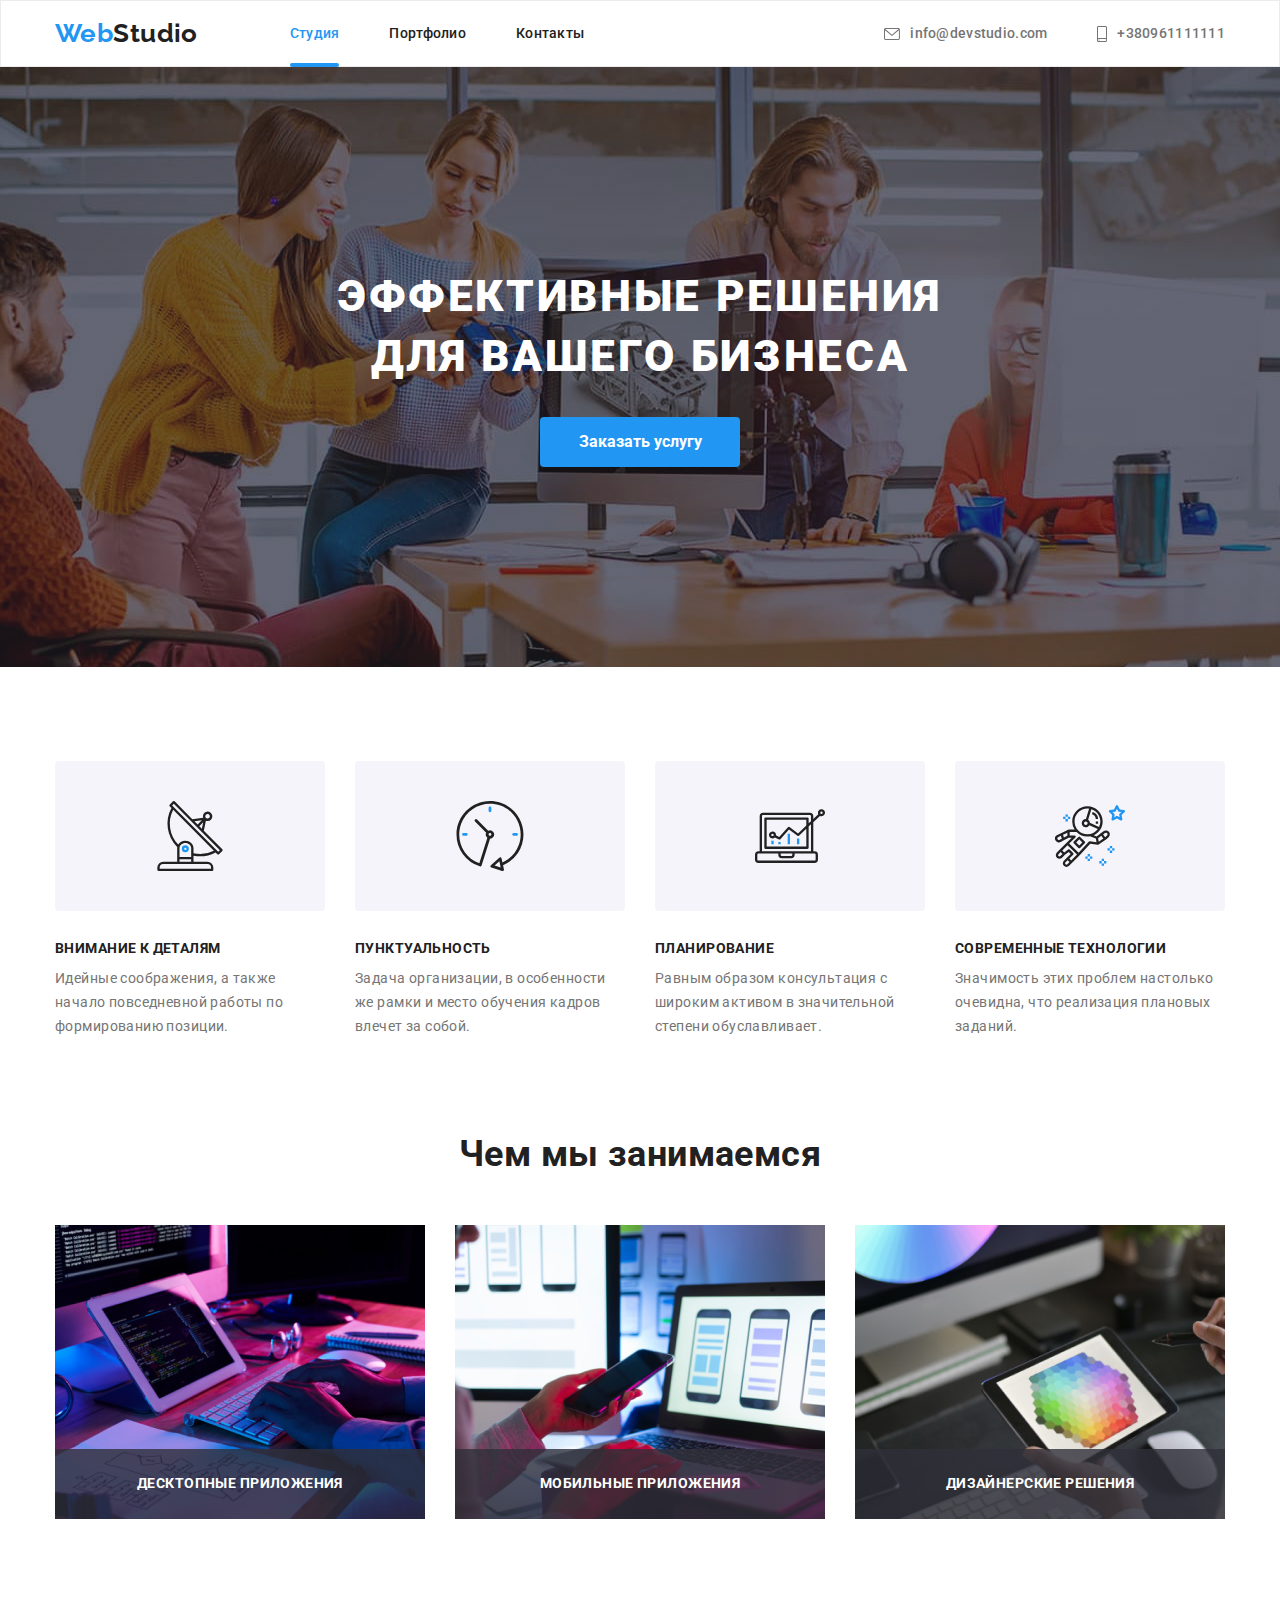
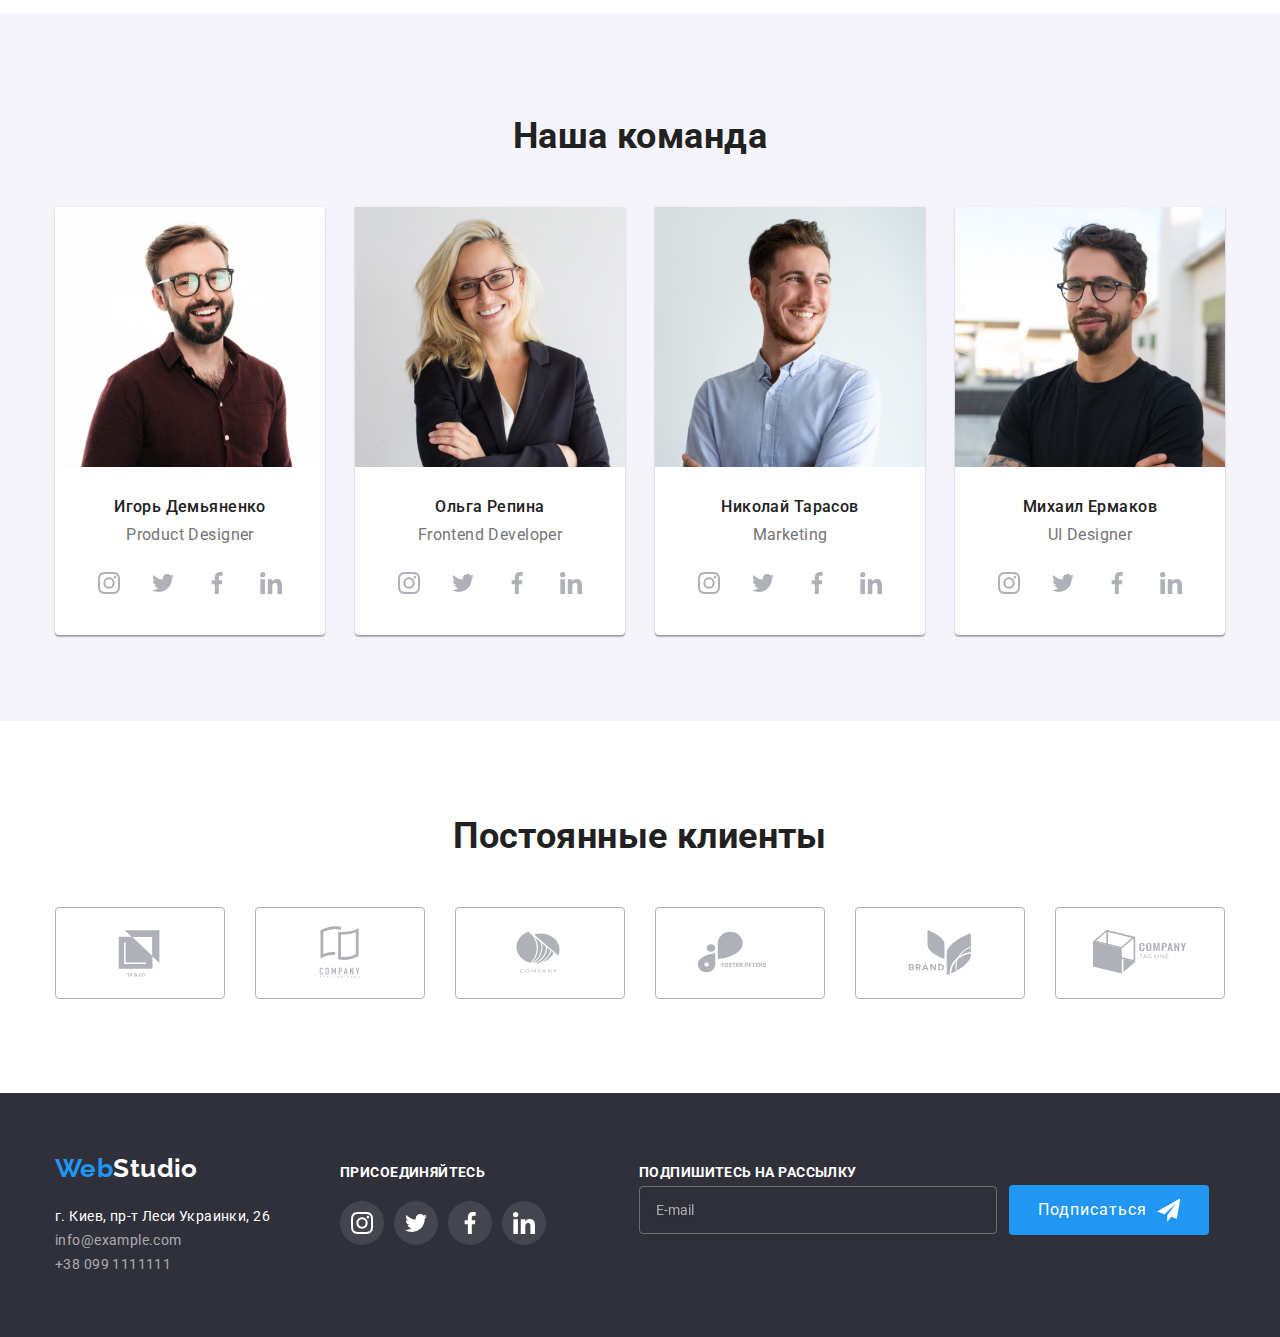
<file: index.html>
<!DOCTYPE html>
<html lang="ru">
  <head>
    <meta charset="UTF-8" />
    <meta http-equiv="X-UA-Compatible" content="IE=edge" />
    <meta name="viewport" content="width=device-width, initial-scale=1.0" />
    <title>Studio</title>
    <link
      rel="stylesheet"
      href="https://fonts.googleapis.com/css2?family=Raleway:wght@700&family=Roboto:wght@400;500;700;900&display=swap"
    />
    <link
      rel="stylesheet"
      href="https://cdnjs.cloudflare.com/ajax/libs/modern-normalize/1.1.0/modern-normalize.min.css"
    />
    <link rel="stylesheet" href="./CSS/styles.css" />
  </head>
  <body>
    <!--шапка-->
    <header class="header">
      <div class="conteiner header-conteiner">
        <nav class="conteiner-header">
          <a href="./index.html" class="logo"
            >Web<span class="logo-studio">Studio</span></a
          >
          <ul class="site-nav list">
            <li class="item">
              <a href="./index.html" class="site-nav-link current">Студия</a>
            </li>
            <li class="item">
              <a href="./portfolio.html" class="site-nav-link">Портфолио</a>
            </li>
            <li class="item">
              <a href="./contacts.html" class="site-nav-link">Контакты</a>
            </li>
          </ul>
        </nav>
        <ul class="header-contact-list list">
          <li class="header-contact-item">
            <a class="contact-nav-link link" href="mailto:info@devstudio.com"
              ><svg class="contact-nav-icon" width="16" height="12">
                <use href="./IMG/icons.svg#icon-envelope"></use></svg
              >info@devstudio.com
            </a>
          </li>

          <li class="header-contact-item">
            <a class="contact-nav-link link" href="tel:+380991111111"
              ><svg class="contact-nav-icon" width="10" height="16">
                <use href="./IMG/icons.svg#icon-smartphone"></use></svg
              >+380961111111
            </a>
          </li>
        </ul>
      </div>
    </header>

    <!--Герой-->
    <main>
      <section class="hero hero-background">
        <div class="conteiner">
          <h1 class="hero-title">ЭФФЕКТИВНЫЕ РЕШЕНИЯ ДЛЯ ВАШЕГО БИЗНЕСА</h1>
          <button class="hero-button" data-modal-open>Заказать услугу</button>
        </div>

        <div class="overlay" data-modal>
          <div class="modal-form">
            <button class="modal-close-btn" data-modal-close>
              <svg class="icon-x">
                <use href="./IMG/icons.svg#icon-close-black"></use>
              </svg>
            </button>
            <div class="modal-form-data">
              <b class="modal-form-title">Оставьте свои данные, мы вам перезвоним</b>
              <label class="modal-form-label" for="name"><span class="input-item">Имя</span>
                <input
                class="modal-form-input" type="text" name="name"/>
             </label>
             
              <label class="modal-form-label" for="tel"><span class="input-item">Телефон</span>
                <input class="modal-form-input" type="tel" name="tel" id="tel" />
            </label>
             
              <label class="modal-form-label" for="mail"><span class="input-item">Почта</span>
                <input class="modal-form-input" type="email" name="mail"/>
            </label>
              
              <label class="modal-form-label" for="comment"><span class="input-item">Комментарий</span>
                <textarea
                class="modal-form-input"
                name="comment"
                placeholder="Введите текст"
              ></textarea>
            </label>
              
              <div class="modal-form-confirm">
                <input
                  type="checkbox"
                  name="confirm"
                  value="confirm"
                  id="confirm"
                />
                <label for="confirm"
                  >Соглашаюсь с рассылкой и принимаю
                  <a class="modal-form-link" href="">Условия договора</a></label
                >
              </div>
            </div>
            <button class="modal-form-btn" type="submit">Отправить</button>
          </div>
        </div>
      </section>

      <!-- Наши преимущества -->
      <section class="benefits">
        <div class="conteiner">
          <ul class="benefits-list list">
            <li class="benefits-item">
              <div class="benefits-icon">
                <svg class="icon" width="70" hight="70">
                  <use href="./IMG/icons.svg#icon-antenna"></use>
                </svg>
              </div>
              <h2 class="benefits-title">Внимание к деталям</h2>
              <p class="benefits-text">
                Идейные соображения, а также начало повседневной работы по
                формированию позиции.
              </p>
            </li>
            <li class="benefits-item">
              <div class="benefits-icon">
                <svg class="icon" width="70" hight="70">
                  <use href="./IMG/icons.svg#icon-clock"></use>
                </svg>
              </div>
              <h2 class="benefits-title">Пунктуальность</h2>
              <p class="benefits-text">
                Задача организации, в особенности же рамки и место обучения
                кадров влечет за собой.
              </p>
            </li>
            <li class="benefits-item">
              <div class="benefits-icon">
                <svg class="icon" width="70" hight="70">
                  <use href="./IMG/icons.svg#icon-diagram"></use>
                </svg>
              </div>
              <h2 class="benefits-title">Планирование</h2>
              <p class="benefits-text">
                Равным образом консультация с широким активом в значительной
                степени обуславливает.
              </p>
            </li>
            <li class="benefits-item">
              <div class="benefits-icon">
                <svg class="icon" width="70" hight="70">
                  <use href="./IMG/icons.svg#icon-astronaut"></use>
                </svg>
              </div>
              <h2 class="benefits-title">Современные технологии</h2>
              <p class="benefits-text">
                Значимость этих проблем настолько очевидна, что реализация
                плановых заданий.
              </p>
            </li>
          </ul>
        </div>
      </section>

      <!--Чем мы занимаемся-->
      <section class="section-works">
        <div class="conteiner">
          <h3 class="works-title">Чем мы занимаемся</h3>
          <ul class="works-list list">
            <li class="works-item">
              <img src="./IMG/works-img/img.png" alt="Верстка сайта" />
              <div class="works-text">Десктопные приложения</div>
            </li>
            <li class="works-item">
              <img src="./IMG/works-img/img-2.png" alt="Мобильные приложение" />
              <div class="works-text">Мобильные приложения</div>
            </li>
            <li class="works-item">
              <img src="./IMG/works-img/img-3.png" alt="Вэб дизайн" />
              <div class="works-text">Дизайнерские решения</div>
            </li>
          </ul>
        </div>
      </section>

      <!--Наша команда-->
      <section class="section-team">
        <div class="conteiner team-conteiner">
          <h3 class="team-title">Наша команда</h3>
          <ul class="team-list list">
            <li class="team-item">
              <img
                src="./IMG/team-img/ID.jpg"
                alt="Игорь Демьяненко"
                height="260"
                width="270"
              />
              <div class="team-description">
                <h4 class="team-name">Игорь Демьяненко</h4>
                <p lang="en" class="team-text">Product Designer</p>
                <ul class="social-list list">
                  <li class="social-item">
                    <a
                      class="social-link"
                      href="https://www.instagram.com"
                      target="_blank"
                      rel="noopener noreferrer"
                      aria-label="Instagram icon"
                    >
                      <svg class="social-icon" width="22" height="22">
                        <use href="./IMG/icons.svg#icon-instagram"></use>
                      </svg>
                    </a>
                  </li>

                  <li class="social-item">
                    <a
                      class="social-link"
                      href="https://www.twitter.com"
                      target="_blank"
                      rel="noopener noreferrer"
                      aria-label="Twitter icon"
                    >
                      <svg class="social-icon" width="22" height="22">
                        <use href="./IMG/icons.svg#icon-twitter"></use>
                      </svg>
                    </a>
                  </li>

                  <li class="social-item">
                    <a
                      class="social-link"
                      href="https://www.facebook.com"
                      target="_blank"
                      rel="noopener noreferrer"
                      aria-label="Facebook icon"
                    >
                      <svg class="social-icon" width="22" height="22">
                        <use href="./IMG/icons.svg#icon-facebook"></use>
                      </svg>
                    </a>
                  </li>

                  <li class="social-item">
                    <a
                      class="social-link"
                      href="https://www.linkedin.com"
                      target="_blank"
                      rel="noopener noreferrer"
                      aria-label="linkedin icon"
                    >
                      <svg class="social-icon" width="22" height="22">
                        <use href="./IMG/icons.svg#icon-linkedin"></use>
                      </svg>
                    </a>
                  </li>
                </ul>
              </div>
            </li>
            <li class="team-item">
              <img
                src="./IMG/team-img/OR.jpg"
                alt="Ольга Репина"
                height="260"
                width="270"
              />
              <div class="team-description">
                <h4 class="team-name">Ольга Репина</h4>
                <p lang="en" class="team-text">Frontend Developer</p>
                <ul class="social-list list">
                  <li class="social-item">
                    <a
                      class="social-link"
                      href="https://www.instagram.com"
                      target="_blank"
                      rel="noopener noreferrer"
                      aria-label="Instagram icon"
                    >
                      <svg class="social-icon" width="22" height="22">
                        <use href="./IMG/icons.svg#icon-instagram"></use>
                      </svg>
                    </a>
                  </li>

                  <li class="social-item">
                    <a
                      class="social-link"
                      href="https://www.twitter.com"
                      target="_blank"
                      rel="noopener noreferrer"
                      aria-label="Twitter icon"
                    >
                      <svg class="social-icon" width="22" height="22">
                        <use href="./IMG/icons.svg#icon-twitter"></use>
                      </svg>
                    </a>
                  </li>

                  <li class="social-item">
                    <a
                      class="social-link"
                      href="https://www.facebook.com"
                      target="_blank"
                      rel="noopener noreferrer"
                      aria-label="Facebook icon"
                    >
                      <svg class="social-icon" width="22" height="22">
                        <use href="./IMG/icons.svg#icon-facebook"></use>
                      </svg>
                    </a>
                  </li>

                  <li class="social-item">
                    <a
                      class="social-link"
                      href="https://www.linkedin.com"
                      target="_blank"
                      rel="noopener noreferrer"
                      aria-label="linkedin icon"
                    >
                      <svg class="social-icon" width="22" height="22">
                        <use href="./IMG/icons.svg#icon-linkedin"></use>
                      </svg>
                    </a>
                  </li>
                </ul>
              </div>
            </li>
            <li class="team-item">
              <img
                src="./IMG/team-img/NT.jpg"
                alt="Николай Тарасов"
                height="260"
                width="270"
              />
              <div class="team-description">
                <h4 class="team-name">Николай Тарасов</h4>
                <p lang="en" class="team-text">Marketing</p>
                <ul class="social-list list">
                  <li class="social-item">
                    <a
                      class="social-link"
                      href="https://www.instagram.com"
                      target="_blank"
                      rel="noopener noreferrer"
                      aria-label="Instagram icon"
                    >
                      <svg class="social-icon" width="22" height="22">
                        <use href="./IMG/icons.svg#icon-instagram"></use>
                      </svg>
                    </a>
                  </li>

                  <li class="social-item">
                    <a
                      class="social-link"
                      href="https://www.twitter.com"
                      target="_blank"
                      rel="noopener noreferrer"
                      aria-label="Twitter icon"
                    >
                      <svg class="social-icon" width="22" height="22">
                        <use href="./IMG/icons.svg#icon-twitter"></use>
                      </svg>
                    </a>
                  </li>

                  <li class="social-item">
                    <a
                      class="social-link"
                      href="https://www.facebook.com"
                      target="_blank"
                      rel="noopener noreferrer"
                      aria-label="Facebook icon"
                    >
                      <svg class="social-icon" width="22" height="22">
                        <use href="./IMG/icons.svg#icon-facebook"></use>
                      </svg>
                    </a>
                  </li>

                  <li class="social-item">
                    <a
                      class="social-link"
                      href="https://www.linkedin.com"
                      target="_blank"
                      rel="noopener noreferrer"
                      aria-label="linkedin icon"
                    >
                      <svg class="social-icon" width="22" height="22">
                        <use href="./IMG/icons.svg#icon-linkedin"></use>
                      </svg>
                    </a>
                  </li>
                </ul>
              </div>
            </li>
            <li class="team-item">
              <img
                src="./IMG/team-img/ME.jpg"
                alt="Михаил Ермаков"
                height="260"
                width="270"
              />
              <div class="team-description">
                <h4 class="team-name">Михаил Ермаков</h4>
                <p lang="en" class="team-text">UI Designer</p>
                <ul class="social-list list">
                  <li class="social-item">
                    <a
                      class="social-link"
                      href="https://www.instagram.com"
                      target="_blank"
                      rel="noopener noreferrer"
                      aria-label="Instagram icon"
                    >
                      <svg class="social-icon" width="22" height="22">
                        <use href="./IMG/icons.svg#icon-instagram"></use>
                      </svg>
                    </a>
                  </li>

                  <li class="social-item">
                    <a
                      class="social-link"
                      href="https://www.twitter.com"
                      target="_blank"
                      rel="noopener noreferrer"
                      aria-label="Twitter icon"
                    >
                      <svg class="social-icon" width="22" height="22">
                        <use href="./IMG/icons.svg#icon-twitter"></use>
                      </svg>
                    </a>
                  </li>

                  <li class="social-item">
                    <a
                      class="social-link"
                      href="https://www.facebook.com"
                      target="_blank"
                      rel="noopener noreferrer"
                      aria-label="Facebook icon"
                    >
                      <svg class="social-icon" width="22" height="22">
                        <use href="./IMG/icons.svg#icon-facebook"></use>
                      </svg>
                    </a>
                  </li>

                  <li class="social-item">
                    <a
                      class="social-link"
                      href="https://www.linkedin.com"
                      target="_blank"
                      rel="noopener noreferrer"
                      aria-label="linkedin icon"
                    >
                      <svg class="social-icon" width="22" height="22">
                        <use href="./IMG/icons.svg#icon-linkedin"></use>
                      </svg>
                    </a>
                  </li>
                </ul>
              </div>
            </li>
          </ul>
        </div>
      </section>
      <!-- Наши клиенты -->
      <section class="clients">
        <div class="conteiner">
          <h3 class="clients-title">Постоянные клиенты</h3>
          <ul class="clients-list list">
            <li class="client-link">
              <a
                class="clients-item"
                href=""
                target="_blank"
                rel="noopener noreferrer"
                aria-label="client-icon"
              >
                <svg class="client-icon" width="106" height="60">
                  <use href="./IMG/icons.svg#icon-client-1"></use>
                </svg>
              </a>
            </li>
            <li class="client-link">
              <a
                class="clients-item"
                href=""
                target="_blank"
                rel="noopener noreferrer"
                aria-label="client-icon"
              >
                <svg class="client-icon" width="106" height="60">
                  <use href="./IMG/icons.svg#icon-client-2"></use>
                </svg>
              </a>
            </li>
            <li class="client-link">
              <a
                class="clients-item"
                href=""
                target="_blank"
                rel="noopener noreferrer"
                aria-label="client-icon"
              >
                <svg class="client-icon" width="106" height="60">
                  <use href="./IMG/icons.svg#icon-client-3"></use>
                </svg>
              </a>
            </li>
            <li class="client-link">
              <a
                class="clients-item"
                href=""
                target="_blank"
                rel="noopener noreferrer"
                aria-label="client-icon"
              >
                <svg class="client-icon" width="106" height="60">
                  <use href="./IMG/icons.svg#icon-client-4"></use>
                </svg>
              </a>
            </li>
            <li class="client-link">
              <a
                class="clients-item"
                href=""
                target="_blank"
                rel="noopener noreferrer"
                aria-label="client-icon"
              >
                <svg class="client-icon" width="106" height="60">
                  <use href="./IMG/icons.svg#icon-client-5"></use>
                </svg>
              </a>
            </li>
            <li class="client-link">
              <a
                class="clients-item"
                href=""
                target="_blank"
                rel="noopener noreferrer"
                aria-label="client-icon"
              >
                <svg class="client-icon" width="106" height="60">
                  <use href="./IMG/icons.svg#icon-client-6"></use>
                </svg>
              </a>
            </li>
          </ul>
        </div>
      </section>
    </main>
    <!--Футер-->
    <footer class="footer">
      <div class="conteiner footer-conteiner">
        <div class="footer-adress-conteiner">
          <a href="./Index.html" class="logo footer-logo"
            >Web<span class="logo-studio">Studio</span></a
          >
          <address class="footer-adress">
            <p class="adress">г. Киев, пр-т Леси Украинки, 26</p>
            <ul class="list">
              <li>
                <a href="mailto:info@example.com" class="footer-link"
                  >info@example.com</a
                >
              </li>
              <li>
                <a href="tel:+380991111111" class="footer-link"
                  >+38 099 1111111</a
                >
              </li>
            </ul>
          </address>
        </div>
        <div class="join-us">
          <h3 class="join-us-title">присоединяйтесь</h3>
          <ul class="join-us-list list">
            <li class="social-item">
              <a
                class="social-link footer-social-link"
                href="https://www.instagram.com"
                target="_blank"
                rel="noopener noreferrer"
                aria-label="Instagram icon"
              >
                <svg class="join-us-icon" width="22" height="22">
                  <use href="./IMG/icons.svg#icon-instagram"></use>
                </svg>
              </a>
            </li>
            <li class="social-item">
              <a
                class="social-link footer-social-link"
                href="https://www.twitter.com"
                target="_blank"
                rel="noopener noreferrer"
                aria-label="Twitter icon"
              >
                <svg class="join-us-icon" width="22" height="22">
                  <use href="./IMG/icons.svg#icon-twitter"></use>
                </svg>
              </a>
            </li>
            <li class="social-item">
              <a
                class="social-link footer-social-link"
                href="https://www.facebook.com"
                target="_blank"
                rel="noopener noreferrer"
                aria-label="Facebook icon"
              >
                <svg class="join-us-icon" width="22" height="22">
                  <use href="./IMG/icons.svg#icon-facebook"></use>
                </svg>
              </a>
            </li>
            <li class="social-item">
              <a
                class="social-link footer-social-link"
                href="https://www.linkedin.com"
                target="_blank"
                rel="noopener noreferrer"
                aria-label="linkedin icon"
              >
                <svg class="join-us-icon" width="22" height="22">
                  <use href="./IMG/icons.svg#icon-linkedin"></use>
                </svg>
              </a>
            </li>
          </ul>
        </div>
        <div class="subscribe">
          <b class="subscribe-title">подпишитесь на рассылку</b>
            <div class="subscribe-form">
                <input
                    class="subscribe-input"
                    type="email"
                    name="mail"
                    id="mail"
                    placeholder="E-mail"
                />
                <button class="subscribe-btn" type="submit">
                    <span class="subscribe-btn-text">Подписаться</span>
                    <svg class="subscribe-btn-icon" width="24" height="24">
                    <use href="./IMG/icons.svg#icon-send"></use>
                    </svg>
                </button>
           </div>  
        </div>
      </div>
    </footer>
    <script src="./JS/modal.js"></script>
  </body>
</html>
</file>
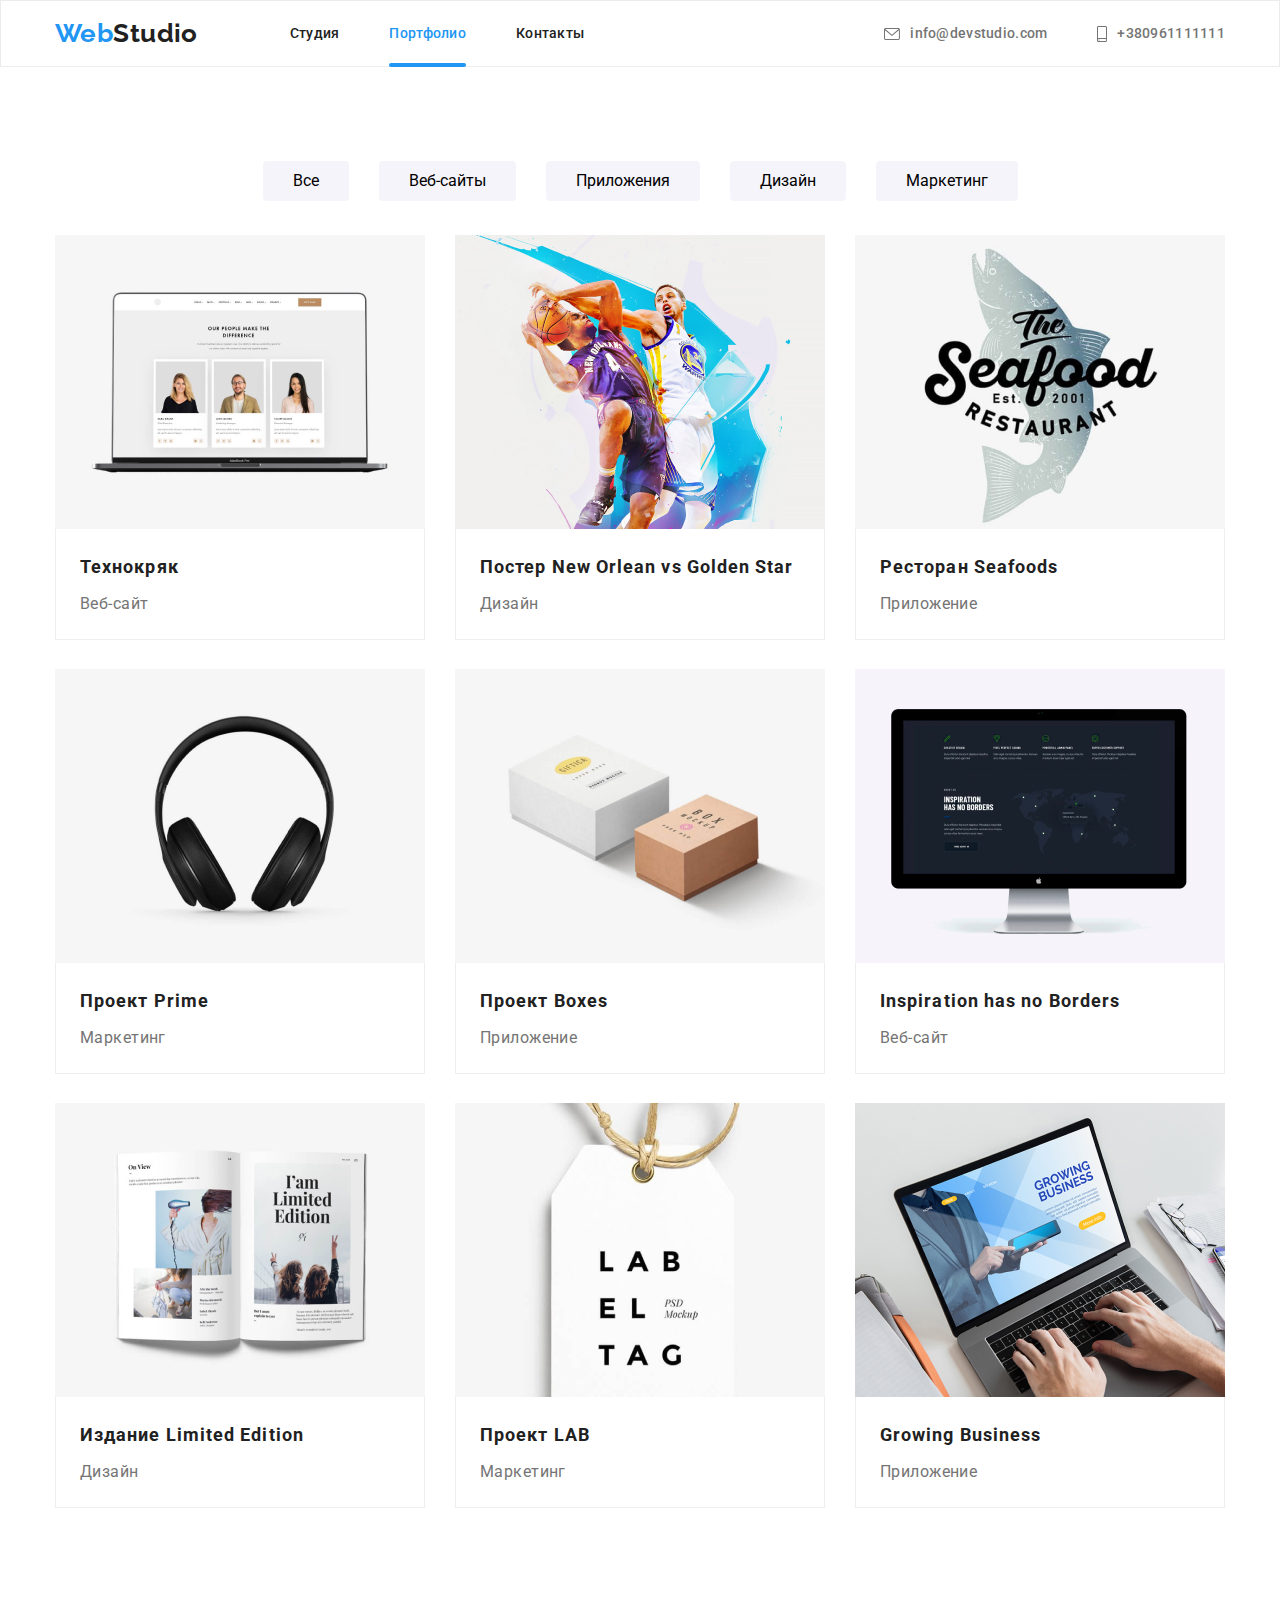
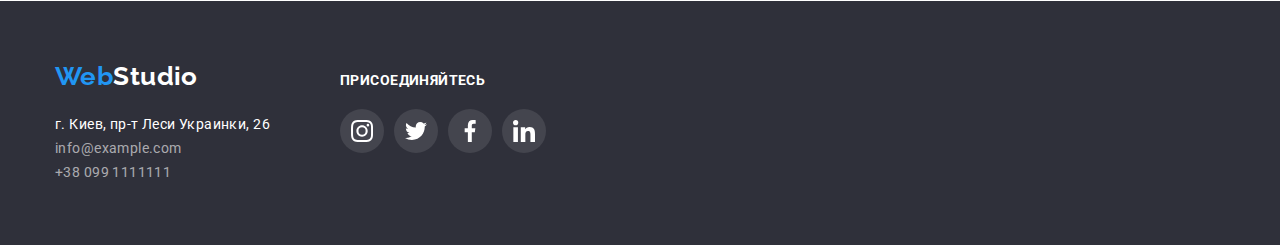
<file: portfolio.html>
<!DOCTYPE html>
<html lang="ru">
<head>
    <meta charset="UTF-8">
    <meta http-equiv="X-UA-Compatible" content="IE=edge">
    <meta name="viewport" content="width=device-width, initial-scale=1.0">
    <title>Portfolio</title>
    <link rel="stylesheet" href="https://fonts.googleapis.com/css2?family=Raleway:wght@700&family=Roboto:wght@400;500;700;900&display=swap">
    <link rel="stylesheet" href="https://cdnjs.cloudflare.com/ajax/libs/modern-normalize/1.1.0/modern-normalize.min.css">
    <link rel="stylesheet" href="./CSS/styles.css">
</head>
<body class="main-conteiner">
<!--шапка-->
<header class="header">
    <div class="conteiner header-conteiner">
        <nav class="conteiner-header">
            <a href="./index.html" class="logo">Web<span class="logo-studio">Studio</span></a>
            <ul class="site-nav list"> 
                <li class="item"><a href="./index.html" class="site-nav-link">Студия</a></li>    
                <li class="item"><a href="./portfolio.html" class="site-nav-link current">Портфолио</a></li>    
                <li class="item"><a href="./contacts.html" class="site-nav-link">Контакты</a></li>    
            </ul>
        </nav>
            <ul class="header-contact-list list">
               <li class="header-contact-item"><a class="contact-nav-link link" href="mailto:info@devstudio.com"><svg class="contact-nav-icon" width="16" height="12"><use href="./IMG/icons.svg#icon-envelope"></use>
               </svg>info@devstudio.com
                </a>
                </li>

                <li class="header-contact-item"><a class="contact-nav-link link" href="tel:+380991111111"><svg class="contact-nav-icon" width="10" height="16"><use href="./IMG/icons.svg#icon-smartphone"></use>
                </svg>+380961111111
                </a>
                </li> 
            </ul> 
    </div>
</header>


<!--Герой-->
<main class="portfolio">
    <section class="section-portfolio">
        <div class="conteiner">
            <h1 hidden>Портфолио</h1>
        <ul class="filter-portfolio list">
            <li class="filter-button"><button type="button">Все</button></li>
            <li class="filter-button"><button type="button">Веб-сайты</button></li>
            <li class="filter-button"><button type="button">Приложения</button></li>
            <li class="filter-button"><button type="button">Дизайн</button></li>
            <li class="filter-button"><button type="button">Маркетинг</button></li>
        </ul>


       <ul class="list-portfolio list">
            <li class="item-portfolio">
                <a class="product-wrapper">
                    <div class="image-wrapper">
                        <img class="product-image" src="./IMG/portfolio-img/img1.jpg" alt="ноутбук" width="370" height="294">
                        <p class="product-description">Ресурс предлагает комплексные предложения с разным уровнем функционала и сервисов. Все это позволит посетителю получить исчерпывающие сведения о компании или частном лице.</p>
                    </div>  
                    <div class="description-portfolio">
                        <h3 class="portfolio-title">Технокряк</h3>
                        <p class="portfolio-text">Веб-сайт</p>
                    </div>
                </a>
            </li>
            <li class="item-portfolio">
                <a class="product-wrapper">
                    <div class="image-wrapper">
                        <img class="product-image" src="./IMG/portfolio-img/img-2.jpg" alt="остер" width="370" height="294">
                        <p class="product-description">Ресурс предлагает комплексные предложения с разным уровнем функционала и сервисов. Все это позволит посетителю получить исчерпывающие сведения о компании или частном лице.</p>
                    </div>
                            
                    <div class="description-portfolio">
                        <h3 class="portfolio-title">Постер New Orlean vs Golden Star</h3>
                        <p class="portfolio-text">Дизайн</p>
                    </div>
                </a>
            </li>

            <li class="item-portfolio">
                <a class="product-wrapper">
                    <div class="image-wrapper">
                        <img class="product-image" src="./IMG/portfolio-img/img-3.jpg" alt="ресторан" width="370" height="294">
                        <p class="product-description">Ресурс предлагает комплексные предложения с разным уровнем функционала и сервисов. Все это позволит посетителю получить исчерпывающие сведения о компании или частном лице.</p>
                    </div>
                            
                    <div class="description-portfolio">
                        <h3 class="portfolio-title">Ресторан Seafoods</h3>
                        <p class="portfolio-text">Приложение</p>
                    </div>
                </a>
            </li>

            <li class="item-portfolio">
                <a class="product-wrapper">
                    <div class="image-wrapper">
                        <img class="product-image" src="./IMG/portfolio-img/img-4.jpg" alt="наушники" width="370" height="294">
                        <p class="product-description">Ресурс предлагает комплексные предложения с разным уровнем функционала и сервисов. Все это позволит посетителю получить исчерпывающие сведения о компании или частном лице.</p>
                    </div>
                            
                    <div class="description-portfolio">
                        <h3 class="portfolio-title">Проект Prime</h3>
                        <p class="portfolio-text">Маркетинг</p>
                    </div>
                </a>
            </li>
            <li class="item-portfolio">
                <a class="product-wrapper">
                    <div class="image-wrapper">
                        <img class="product-image" src="./IMG/portfolio-img/img-5.jpg" alt="коробочки" width="370" height="294">
                        <p class="product-description">Ресурс предлагает комплексные предложения с разным уровнем функционала и сервисов. Все это позволит посетителю получить исчерпывающие сведения о компании или частном лице.</p>
                    </div>
                            
                    <div class="description-portfolio">
                        <h3 class="portfolio-title">Проект Boxes</h3>
                        <p class="portfolio-text">Приложение</p>
                    </div>
                </a>
            </li>

            <li class="item-portfolio">
                <a class="product-wrapper">
                    <div class="image-wrapper">
                        <img class="product-image" src="./IMG/portfolio-img/img-6.jpg" alt="монитор" width="370" height="294">
                        <p class="product-description">Ресурс предлагает комплексные предложения с разным уровнем функционала и сервисов. Все это позволит посетителю получить исчерпывающие сведения о компании или частном лице.</p>
                    </div>
                            
                    <div class="description-portfolio">
                        <h3 class="portfolio-title">Inspiration has no Borders</h3>
                        <p class="portfolio-text">Веб-сайт</p>
                    </div>
                </a>
            </li>
            <li class="item-portfolio">
                <a class="product-wrapper">
                    <div class="image-wrapper">
                        <img class="product-image" src="./IMG/portfolio-img/img-7.jpg" alt="монитор" width="370" height="294">
                        <p class="product-description">Ресурс предлагает комплексные предложения с разным уровнем функционала и сервисов. Все это позволит посетителю получить исчерпывающие сведения о компании или частном лице.</p>
                    </div>           
                    <div class="description-portfolio">
                        <h3 class="portfolio-title">Издание Limited Edition</h3>
                        <p class="portfolio-text">Дизайн</p>
                    </div>
                </a>
            </li>
            <li class="item-portfolio">
                <a class="product-wrapper">
                    <div class="image-wrapper">
                        <img class="product-image" src="./IMG/portfolio-img/img-8.jpg" alt="бирка" width="370" height="294">
                        <p class="product-description">Ресурс предлагает комплексные предложения с разным уровнем функционала и сервисов. Все это позволит посетителю получить исчерпывающие сведения о компании или частном лице.</p>
                    </div>           
                    <div class="description-portfolio">
                        <h3 class="portfolio-title">Проект LAB</h3>
                        <p class="portfolio-text">Маркетинг</p>
                    </div>
                </a>
            </li>
            <li class="item-portfolio">
                <a class="product-wrapper">
                    <div class="image-wrapper">
                        <img class="product-image" src="./IMG/portfolio-img/img-9.jpg" alt="ноутбук" width="370" height="294">
                        <p class="product-description">Ресурс предлагает комплексные предложения с разным уровнем функционала и сервисов. Все это позволит посетителю получить исчерпывающие сведения о компании или частном лице.</p>
                    </div>           
                    <div class="description-portfolio">
                        <h3 class="portfolio-title">Growing Business</h3>
                        <p class="portfolio-text">Приложение</p>
                    </div>
                </a>
            </li>
         </ul>
    </div>
   </section>
</main>
    <!--Футер-->
    <footer class="footer">
        <div class="conteiner footer-conteiner">
           <div class="footer-adress-conteiner"><a href="./Index.html" class="logo footer-logo">Web<span class="logo-studio">Studio</span></a>
            <address class="footer-adress">
               <p class="adress">г. Киев, пр-т Леси Украинки, 26</p>   
               <ul class="list">
                    <li><a href="mailto:info@example.com" class="footer-link">info@example.com</a></li>
                    <li><a href="tel:+380991111111" class="footer-link">+38 099 1111111</a></li>           
               </ul>   
             </address>  
          </div>
            <div class="join-us">
                <h3 class="join-us-title">присоединяйтесь</h3>
                <ul class="join-us-list list">
                    <li class="social-item">
                        <a class="social-link footer-social-link" href="https://www.instagram.com" target="_blank" rel="noopener noreferrer" aria-label="Instagram icon">
                        <svg class="join-us-icon" width="22" height="22">
                        <use href="./IMG/icons.svg#icon-instagram">
                        </use>
                        </svg>
                        </a>
                    </li>
                    <li class="social-item">
                        <a class="social-link footer-social-link" href="https://www.twitter.com" target="_blank" rel="noopener noreferrer" aria-label="Twitter icon">
                        <svg class="join-us-icon" width="22" height="22">
                        <use href="./IMG/icons.svg#icon-twitter"></use>
                        </svg>
                        </a>
                    </li>
                    <li class="social-item">
                        <a class="social-link footer-social-link" href="https://www.facebook.com" target="_blank" rel="noopener noreferrer" aria-label="Facebook icon">
                        <svg class="join-us-icon" width="22" height="22">
                        <use href="./IMG/icons.svg#icon-facebook"></use>
                        </svg>
                        </a>
                    </li>                  
                    <li class="social-item">
                        <a class="social-link footer-social-link" href="https://www.linkedin.com" target="_blank" rel="noopener noreferrer" aria-label="linkedin icon">
                        <svg class="join-us-icon" width="22" height="22">
                        <use href="./IMG/icons.svg#icon-linkedin"></use>
                        </svg>
                        </a>
                    </li>
                
                </ul>
            </div> 
        </div>
     </footer>
</body>
</html>
</file>
<file: CSS/styles.css>
/* 
/*подключение типа box-sizing */
/* html {box-sizing: border-box;} */
/* наследоввание */
/* * */
/* *::before
*::after{
box-sizing: inherit;
} */

/* цвет основного текста #212121; */
/* цвет второичного текста #757575; */
/* logo color Акцент #2196F3; */
/* background color #E5E5E5; */
/* background color team #F5F4FA; */
/* background header & button color #FFFFFF; */
/* background footer #2F303A;*/
:root {
  --primary-text-color: #212121;
  --secondary-text-color: #757575;
  --accent-color: #2196f3;
  --primary-background-color: #e5e5e5;
  --secondary-background-color: #f5f4fa;
  --header-background-color: #ffffff;
  --footer-background-color: #2f303a;
  --footer-contact-color: rgba(255, 255, 255, 0.6);
  --header-border-color: #ececec;
  --border-color: #eeeeee;
  --social-link_color: #afb1b8;
}
/* Используемые шрифты */
/* Шрифт лого Raleway, жирность 700
Шрифт остального текста Roboto, жирность 900 герой, 700 заголовки, 500 нави, 400 текст  */

body {
  background-color: var(--header-background-color);
  color: var(--primary-text-color);
  font-family: roboto, sans-serif;
  font-weight: 400;
  font-size: 14px;
  line-height: 1.71;
  letter-spacing: 0.03em;
}

/* УТИЛИТЫ */

/* убираем точки в списке */
.list {
  list-style: none;
  /* убираем все падинги и маржены */
  margin: 0;
  padding: 0;
  /* убираем подчеркивание ссылок */
}

.link {
  text-decoration: none;
}

h1,
h2,
h3,
h4,
p {
  margin: 0;
  padding: 0;
}

img {
  display: block;
  max-width: 100%;
  height: auto;
}

/*  размер контейнера для основных елементов 1200 px */
.conteiner {
  width: 1200px;
  padding-left: 15px;
  padding-right: 15px;
  margin-left: auto;
  margin-right: auto;
}

.header {
  display: flex;
  border: 1px solid var(--header-border-color);
}

/*логотипа */
.logo {
  color: var(--accent-color);
  font-family: raleway, sans-serif;
  font-weight: 700;
  font-size: 26px;
  line-height: 1.19;
  text-decoration: none;
}
.logo-studio {
  color: var(--primary-text-color);
  font-family: raleway, sans-serif;
  font-weight: 700;
  font-size: 26px;
  line-height: 1.19;
}

/* главная навигация */
.conteiner-header {
  display: flex;
  align-items: center;
}

.site-nav {
  display: flex;
  align-items: center;
  margin-left: 92px;
}

/* убираем маржин правого пункта */
.site-nav .item:not(:last-child) {
  margin-right: 50px;
}
/* or -  .site-nav .item:last-child{
margin: 0; */

.site-nav-link {
  display: block;
  padding-top: 32px;
  padding-bottom: 32px;
  color: var(--primary-text-color);
  font-weight: 500;
  font-size: 14px;
  line-height: 1.14px;
  letter-spacing: 0.02em;
  text-decoration: none;
  transition: color 250ms cubic-bezier(0.4, 0, 0.2, 1);
}

/* активность страницы на которой находишься */
.current {
  position: relative;
  color: var(--accent-color);
}

/* добавляем полоски снизу нав меню */

.current::after {
  position: absolute;
  bottom: -1px;
  left: 0;
  content: "";
  width: 100%;
  height: 4px;
  background-color: var(--accent-color);
  border-radius: 2px;
}

/* активность ссылок навигации */
.site-nav-link:focus,
.site-nav-link:hover {
  color: var(--accent-color);
}
/* навигация контактов */
/* .contact-nav {
display: flex;} */

/* .header-contact-list .item:not(:last-child){
margin-right: 50px;
}
.header-contact-list{
display: flex;
margin-left: auto;
} */

/* .email::before{
content: "";
background-image: url(../IMG/header/envelope.svg);
height: 12px;
width: 16px;
background-repeat: no-repeat;
background-position: center;
margin-right: 10px;
}

.phone::before{
display: inline-block;
content: "";
background-image: url(../IMG/header/smartphone.svg);
height: 16px;
width: 10px;
background-repeat: no-repeat;
background-position: center;
margin-right: 10px;
} */
.header-conteiner {
  display: flex;
  align-items: center;
}

.header-contact-list {
  display: flex;
  margin-left: auto;
  align-items: center;
  justify-content: center;
}

.contact-nav-link {
  display: flex;
  align-items: center;
  justify-content: center;
  color: var(--secondary-text-color);
  font-weight: 500;
  font-size: 14px;
  line-height: 1.14px;
  letter-spacing: 0.02em;
  text-decoration: none;
  transition: color 250ms cubic-bezier(0.4, 0, 0.2, 1);
}

/* Ховер фокус контактов хедера */
.contact-nav-link:focus,
.contact-nav-link:hover {
  color: var(--accent-color);
}

.contact-nav-link:focus,
.contact-nav-link:hover .contact-nav-icon {
  fill: var(--accent-color);
}

.header-contact-item:not(:last-child) {
  margin-right: 50px;
}
.contact-nav-icon {
  margin-right: 10px;
  fill: var(--secondary-text-color);
  transition: fill 250ms cubic-bezier(0.4, 0, 0.2, 1);
}

/* Main Page */
/* оформления героя */
.hero {
  /* Офорление героя */
  text-align: center;
  background-color: var(--footer-background-color);
  padding: 200px 0px;
  margin: 0;
}

/* оформление фонового изображения */
.hero-background {
  background-image: linear-gradient(
      to right,
      rgba(47, 48, 58, 0.4),
      rgba(47, 48, 58, 0.4)
    ),
    url(../IMG/hero/Img-10.jpg);
  background-repeat: no-repeat;
  background-position: center;
  background-size: cover;
  height: 600px;
  max-width: 1600px;
  margin-left: auto;
  margin-right: auto;
}

.hero-title {
  color: var(--header-background-color);
  font-size: 44px;
  font-weight: 900;
  line-height: 1.36;
  letter-spacing: 0.06em;
  text-transform: uppercase;
  margin-bottom: 30px;
  margin-left: auto;
  margin-right: auto;
  width: 696px;
  text-align: center;
}

.hero-button {
  background-color: var(--accent-color);
  color: var(--header-background-color);
  font-weight: 700;
  font-size: 16px;
  line-height: 1.88;
  text-align: center;
  padding: 10px 32px;
  min-width: 200px;
  border-radius: 4px;
  box-shadow: 0px 4px 4px rgba(0, 0, 0, 0.15);
  cursor: pointer;
  transition: background-color 250ms cubic-bezier(0.4, 0, 0.2, 1);
}
.hero-button:hover,
.hero-button:focus {
  background-color: #188ce8;
}
/* модальне окно */

.overlay {
  position: fixed;
  top: 0;
  left: 0;
  width: 100vw;
  height: 100vh;
  background: rgba(0, 0, 0, 0.2);
  opacity: 0;
  visibility: hidden;
  pointer-events: none;
  z-index: 10;
  transition: opacity 500ms cubic-bezier(0.4, 0, 0.2, 1),
    visibility 500ms cubic-bezier(0.4, 0, 0.2, 1);
}

.is-hidden {
  opacity: 1;
  visibility: visible;
  pointer-events: initial;
}

.modal-form {
  position: absolute;
  top: 50%;
  left: 50%;
  transform: translate(-50%, -50%);
  width: 528px;
  height: 581px;
  border-radius: 4px;
  box-shadow: 0px 1px 3px rgba(0, 0, 0, 0.12), 0px 1px 1px rgba(0, 0, 0, 0.14),
    0px 2px 1px rgba(0, 0, 0, 0.2);
  background-color: var(--header-background-color);
  overflow: scroll;
}

.modal-close-btn {
  position: absolute;
  display: flex;
  align-items: center;
  justify-content: center;
  width: 30px;
  height: 30px;
  top: 8px;
  right: 8px;
  border: 1px solid rgba(0, 0, 0, 0.1);
  background-color: var(--header-background-color);
  border-radius: 50%;
  cursor: pointer;
}

/* Оформление модального окна */

.modal-form-data {
  padding: 40px;
}

.modal-form-title {
  font-size: 20px;
  line-height: 1.17;
  font-weight: 700;
}

.modal-form-label {
  display: flex;
  flex-direction: column;
  align-items: flex-start;
  justify-content: left;
  font-size: 12px;
  line-height: 1.17;
  font-weight: 400;
  margin-bottom: 4px;
  margin-top: 10px;
}
.input-item{
 padding-bottom: 4px;
}
.modal-form-input {
  align-items: flex-start;
  border: 1px solid rgba(33, 33, 33, 0.2);
  border-radius: 4px;
  padding: 10px;
  width: 100%;
}

textarea {
  resize: none;
  width: 448px;
  height: 120px;
  padding: 12px 16px;
  margin-bottom: 20px;
}

textarea::placeholder {
  color: var(--secondary-text-color);
  letter-spacing: 0.01em;
}

.modal-form-confirm {
  display: flex;
  align-items: center;
}

.modal-form-data input[type="checkbox"] {
  width: 16px;
  height: 15px;
  color: #212121;
  margin-right: 8px;
}

.modal-form-link {
  color: var(--accent-color);
}

.modal-form-btn {
  width: 200px;
  height: 50px;
  background-color: var(--accent-color);
  color: var(--header-background-color);
  font-size: 16px;
  line-height: 1.88;
  letter-spacing: 0.06em;
  margin-top: 0;
  margin-bottom: 30px;
  cursor: pointer;
  box-shadow: 0px 4px 4px rgba(0, 0, 0, 0.15);
  border-radius: 4px;
}

/* цвет  заголовка и текста секций Benefits*/

.benefits-list {
  display: flex;
  padding: 94px 0;
  align-items: center;
}

.benefits-item {
  width: 270px;
  margin-right: 30px;
}
.benefits-item:last-child {
  margin-right: 0;
}
/* добавляем изображение перед списком */

.benefits-icon {
  display: flex;
  background-color: var(--secondary-background-color);
  margin-bottom: 30px;
  border-radius: 4px;
  justify-content: center;
  align-items: center;
}

/* .benefits-item::before{
display: block;
content: "";
height: 120px;
background-repeat: no-repeat;
background-position: center;
background-color: var(--secondary-background-color);
margin-bottom: 30px;
border-radius: 4px;
} */
/* иконки benefits */
/* .benefits-item:nth-child(1)::before{background-image: url(../IMG/benefits/antenna\ 1.svg);} 
.benefits-item:nth-child(2)::before{background-image: url(../IMG/benefits/clock\ 1.svg);}
.benefits-item:nth-child(3)::before{background-image: url(../IMG/benefits/diagram\ 1.svg);}
.benefits-item:nth-child(4)::before{background-image: url(../IMG/benefits/astronaut\ 1.svg);}  */

.benefits-title {
  color: var(--primary-text-color);
  font-weight: 700;
  font-size: 14px;
  line-height: 1.14;
  text-transform: uppercase;
  padding: 0;
  margin-bottom: 10px;
}

.benefits-text {
  color: var(--secondary-text-color);
}
/* Оформления чем мы занимаемся */
.section-works {
  padding-bottom: 94px;
}

.works-title {
  font-weight: 700;
  font-size: 36px;
  line-height: 1.17;
  text-align: center;
  margin-top: 0;
  margin-bottom: 50px;
}

.works-list {
  display: flex;
}

.works-item {
  position: relative;
  margin-right: 30px;
}
.works-item:last-child {
  margin-right: 0;
}

.works-text {
  position: absolute;
  bottom: 0;
  left: 0;
  width: 100%;
  display: flex;
  color: var(--header-background-color);
  background: rgba(47, 48, 58, 0.8);
  font-weight: 700;
  font-size: 14px;
  line-height: 1.14;
  text-transform: uppercase;
  justify-content: center;
  padding-top: 27px;
  padding-bottom: 27px;
}

/* Наша команда */

.section-team {
  background-color: var(--secondary-background-color);
  padding-bottom: 86px;
}

.team-conteiner {
  padding-top: 102px;
}

.team-title {
  font-weight: 700;
  font-size: 36px;
  line-height: 1.17;
  text-align: center;
  margin-bottom: 50px;
}

.team-list {
  display: flex;
}
.team-item {
  margin-right: 30px;
  box-shadow: 0px 1px 3px rgba(0, 0, 0, 0.12), 0px 1px 1px rgba(0, 0, 0, 0.14),
    0px 2px 1px rgba(0, 0, 0, 0.2);
  border-radius: 0px 0px 4px 4px;
  background-color: var(--header-background-color);
}
.team-item:last-child {
  margin-right: 0;
}

.team-description {
  text-align: center;
  padding-top: 30px;
  padding-bottom: 30px;
}
.team-name {
  color: var(--primary-text-color);
  font-weight: 500;
  font-size: 16px;
  line-height: 1.19;
  margin-bottom: 10px;
}

.team-text {
  color: var(--secondary-text-color);
  font-weight: 400;
  font-size: 16px;
  line-height: 1.17;
  margin-bottom: 16px;
  /* margin-bottom: 16px; */
}
/* Оформление ссылок на соцсети */

.social-list {
  display: flex;
  align-items: center;
  justify-content: center;
}

.social-link {
  display: flex;
  width: 44px;
  height: 44px;
  justify-content: center;
  align-items: center;
  border-radius: 50%;
  transition: background-color 250ms cubic-bezier(0.4, 0, 0.2, 1),
    fill 250ms cubic-bezier(0.4, 0, 0.2, 1);
}

.social-item {
  margin-right: 10px;
}

.social-item:last-child {
  margin-right: 0;
}

.social-icon {
  fill: #afb1b8;
}

.social-link:hover,
.social-link:focus {
  background-color: var(--accent-color);
}
.social-link:focus .social-icon {
  fill: var(--header-background-color);
}
.social-link:hover .social-icon {
  fill: var(--header-background-color);
}

/* Секция наши клиенты */

.clients {
  background-color: var(--header-background-color);
  padding-top: 94px;
  padding-bottom: 94px;
}
.clients-title {
  font-weight: 700;
  font-size: 36px;
  line-height: 1.17;
  text-align: center;
  margin-top: 0;
  margin-bottom: 50px;
}

.clients-list {
  display: flex;
}

.client-list {
  display: flex;
}

.client-link:not(:last-child) {
  margin-right: 30px;
}

.clients-item {
  display: flex;
  height: 92px;
  width: 170px;
  background-color: transparent;
  border: 1px solid#AFB1B8;
  border-radius: 4px;
  justify-content: center;
  align-items: center;
  transition: border-color 250ms cubic-bezier(0.4, 0, 0.2, 1);
}

.client-icon {
  fill: var(--social-link_color);
  transition: fill 250ms cubic-bezier(0.4, 0, 0.2, 1);
}

.clients-item:hover .client-icon {
  fill: var(--accent-color);
}

.clients-item:focus .client-icon {
  fill: var(--accent-color);
}

.clients-item:hover,
.clients-item:focus {
  border-color: var(--accent-color);
}

/* Footer */
.footer-conteiner {
  display: flex;
  align-items: baseline;
}

.footer {
  background-color: var(--footer-background-color);
  /* padding: 0; */
}
.footer .adress {
  color: var(--header-background-color);
  text-decoration: none;
  font-style: normal;
}
.footer-link {
  color: var(--footer-contact-color);
  text-decoration: none;
  font-style: normal;
}
.footer .logo-studio {
  color: var(--header-background-color);
  text-decoration: none;
}
.footer {
  padding-top: 60px;
  padding-bottom: 60px;
}
.footer-adress {
  margin-top: 20px;
}
.footer-item {
  margin-bottom: 9px;
}

.join-us {
  margin-left: 70px;
}

.join-us-title {
  color: var(--header-background-color);
  font-weight: 700;
  font-size: 14px;
  line-height: 1.14;
  text-transform: uppercase;
}

.social-link {
  display: flex;
  width: 44px;
  height: 44px;
  justify-content: center;
  align-items: center;
  border-radius: 50%;
}

.join-us-list {
  display: flex;
  margin-top: 20px;
}
.join-us-icon {
  fill: var(--header-background-color);
}
.social-link:hover,
.social-link:focus {
  background-color: var(--accent-color);
}
.social-link:focus .join-us-icon {
  fill: var(--header-background-color);
}
.social-link:hover .join-us-icon {
  fill: var(--header-background-color);
}

.footer-social-link {
  background: rgba(255, 255, 255, 0.1);
}

/* Оформление подписки */
.subscribe {
  margin-left: 93px;
}

.subscribe-title {
    color: var(--header-background-color);
    font-weight: 700;
    font-size: 14px;
    line-height: 1.14;
    text-transform: uppercase;
    margin-bottom: 20px;
}

.subscribe-form{
    display: flex;
    align-items: center;
}

.subscribe-input {
  width: 358px;
  color: #FFFFFF;
  background-color: inherit;
  border: 1px solid rgba(255, 255, 255, 0.3);
  filter: drop-shadow(0px 4px 4px rgba(0, 0, 0, 0.15));
  border-radius: 4px;
  padding-bottom: 15px;
  padding-top: 15px;
  padding-left: 16px;
  margin-right: 12px;
}

.subscribe-input::placeholder {
  color: rgba(255, 255, 255, 0.6);
}

.subscribe-btn {
  display: flex;
  align-items: center;
  background-color: var(--accent-color);
  color: var(--header-background-color);
  width: 200px;
  font-size: 16px;
  line-height: 1.88;
  letter-spacing: 0.06em;
  cursor: pointer;
  border-radius: 4px;
  padding: 10px 29px;
  
}



.subscribe-btn-icon {
  fill: var(--header-background-color);
  margin-left: 10px;
}

/* Button */

/* Portfolio Page */

.section-portfolio {
  padding-top: 94px;
  padding-bottom: 94px;
}

/* оформление ссылок через класс */
/* .portfolio .button{
color:var(--primary-text-color);
background-color: var(--secondary-background-color);
}
.portfolio .button:hover, 
.portfolio .button:focus{
color:var(--header-background-color);
background-color:var(--accent-color);
}     */

/* оформление через тег button */
.filter-portfolio {
  display: flex;
  padding-bottom: 34px;
  justify-content: center;
}

.filter-portfolio {
  display: flex;
  align-items: center;
}
.filter-button {
  border-radius: 4px;
}

.filter-button {
  margin-right: 30px;
}
.filter-button:last-child {
  margin-right: 0;
}

.filter-button {
  color: var(--primary-text-color);
  background-color: var(--secondary-background-color);
  font-weight: 500;
  font-size: 16px;
  line-height: 1.62;
  text-align: center;
  border-radius: 4px;
  padding: 6px 22px;
  border: 1px solid transparent;
  cursor: pointer;
  transition: color 250ms cubic-bezier(0.4, 0, 0.2, 1),
    background-color 250ms cubic-bezier(0.4, 0, 0.2, 1),
    box-shadow 250ms cubic-bezier(0.4, 0, 0.2, 1);
}

button {
  background-color: inherit;
  border: inherit;
  transition: color 250ms cubic-bezier(0.4, 0, 0.2, 1);
}

.filter-button:hover {
  color: var(--header-background-color);
  background-color: var(--accent-color);
  box-shadow: 0px 3px 1px rgba(0, 0, 0, 0.1), 0px 1px 2px rgba(0, 0, 0, 0.08),
    0px 2px 2px rgba(0, 0, 0, 0.12);
}

button:focus .filter-button {
  color: var(--header-background-color);
  background-color: var(--accent-color);
  box-shadow: 0px 3px 1px rgba(0, 0, 0, 0.1), 0px 1px 2px rgba(0, 0, 0, 0.08),
    0px 2px 2px rgba(0, 0, 0, 0.12);
}

.filter-button:hover button {
  color: var(--header-background-color);
}

/* .filter-button:focus button{
color: var(--header-background-color);
} */

.portfolio-title {
  font-weight: 700;
  font-size: 18px;
  line-height: 2;
  letter-spacing: 0.06em;
  margin-bottom: 4px;
}
.portfolio-text {
  font-weight: 400;
  font-size: 16px;
  line-height: 1.88;
  color: var(--secondary-text-color);
}
.list-portfolio {
  display: flex;
  align-items: center;
  flex-wrap: wrap;
}
.item-portfolio {
  height: 404px;
  margin-right: 30px;
  margin-bottom: 30px;
  cursor: pointer;
  transition: box-shadow 250ms cubic-bezier(0.4, 0, 0.2, 1);
}

.item-portfolio:nth-child(3n + 3) {
  margin-right: 0;
}
.item-portfolio:nth-last-child(-n + 3) {
  margin-bottom: 0;
}

.description-portfolio {
  min-width: 100%;
  padding-top: 20px;
  padding-bottom: 20px;
  padding-left: 24px;
  padding-right: 24px;
  border: 1px solid var(--border-color);
  border-top: none;
}

.item-portfolio:hover,
.item-portfolio:focus {
  box-shadow: 0px 1px 1px rgba(0, 0, 0, 0.12), 0px 4px 4px rgba(0, 0, 0, 0.06),
    1px 4px 6px rgba(0, 0, 0, 0.16);
}
/* виезжающее описание */

.product-wrapper {
  display: block;
  width: 370px;
  height: 294px;
}

.image-wrapper {
  position: relative;
  overflow: hidden;
}

.product-description {
  position: absolute;
  top: 0;
  left: 0;
  background-color: rgba(33, 150, 243, 0.9);
  padding: 63px 24px;
  font-weight: 400;
  font-size: 18px;
  line-height: 1.56;
  color: var(--header-background-color);
  transform: translateY(100%);
  transition: 1000ms ease;
}

.product-wrapper:hover .product-description {
  transform: translateY(0);
}
</file>
